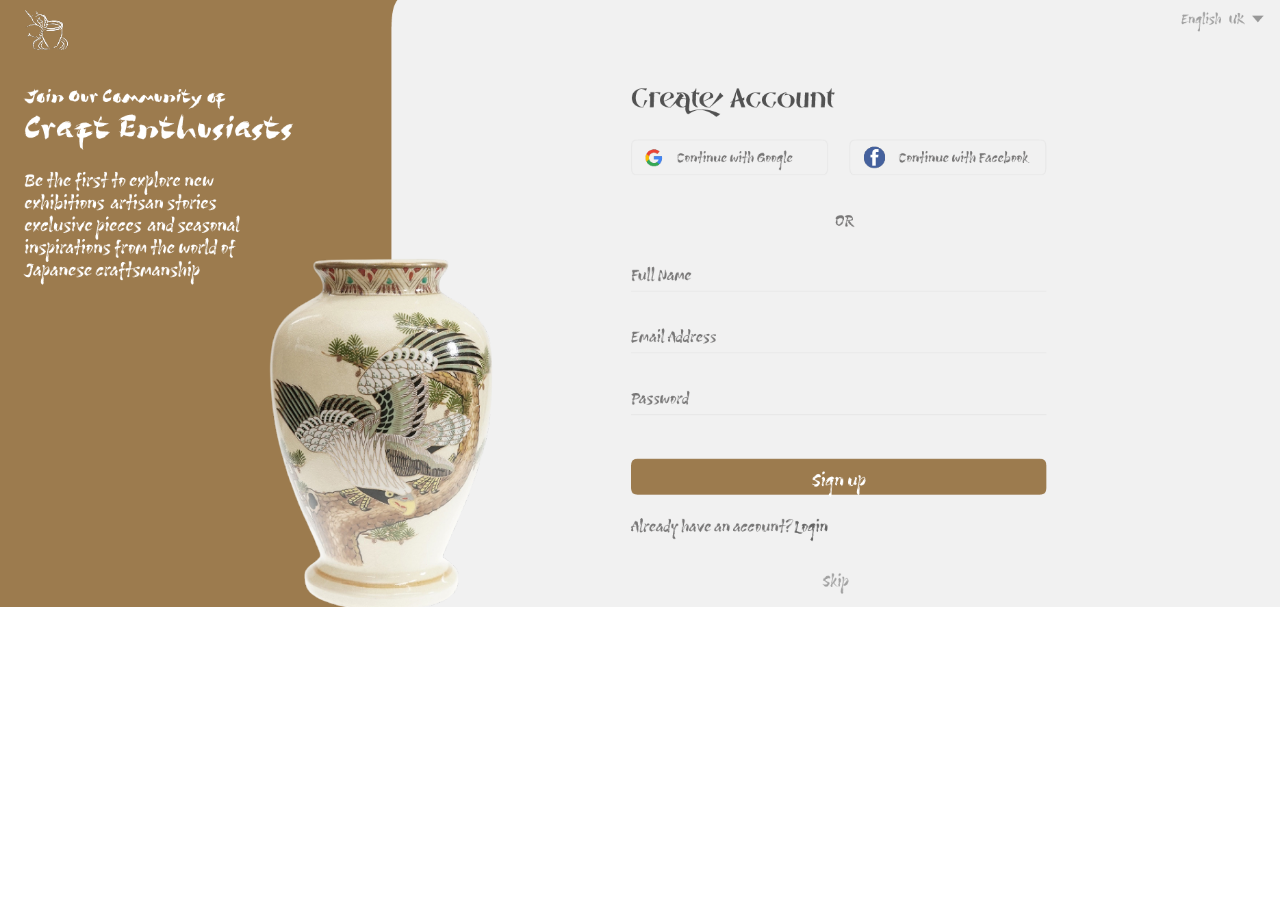
<file: Sign up page 3.html>
<!DOCTYPE html>
<html lang="en">
  <head>
    <meta charset="utf-8">
	<meta http-equiv="X-UA-Compatible" content="IE=edge">
	<meta name="viewport" content="width=device-width, initial-scale=1">
    <title>Untitled Document</title>
    <!-- Bootstrap -->
	<link href="css/bootstrap-4.4.1.css" rel="stylesheet">
	<link href="css/CSS.LANDING PAGE.css" rel="stylesheet" type="text/css">
  </head>
  <body>
  	<!-- body code goes here -->


	<!-- jQuery (necessary for Bootstrap's JavaScript plugins) --> 
	<script src="js/jquery-3.4.1.min.js"></script>

	<!-- Include all compiled plugins (below), or include individual files as needed -->
	<script src="js/popper.min.js"></script> 
	<a href="index.html"><img src="Images/Screenshot (132).png" class="img-fluid" alt="Placeholder image"></a>  <script src="js/bootstrap-4.4.1.js"></script>
  </body>
</html>
</file>
<file: css/CSS.LANDING PAGE.css>
@charset "utf-8";
/* CSS Document */
</file>
